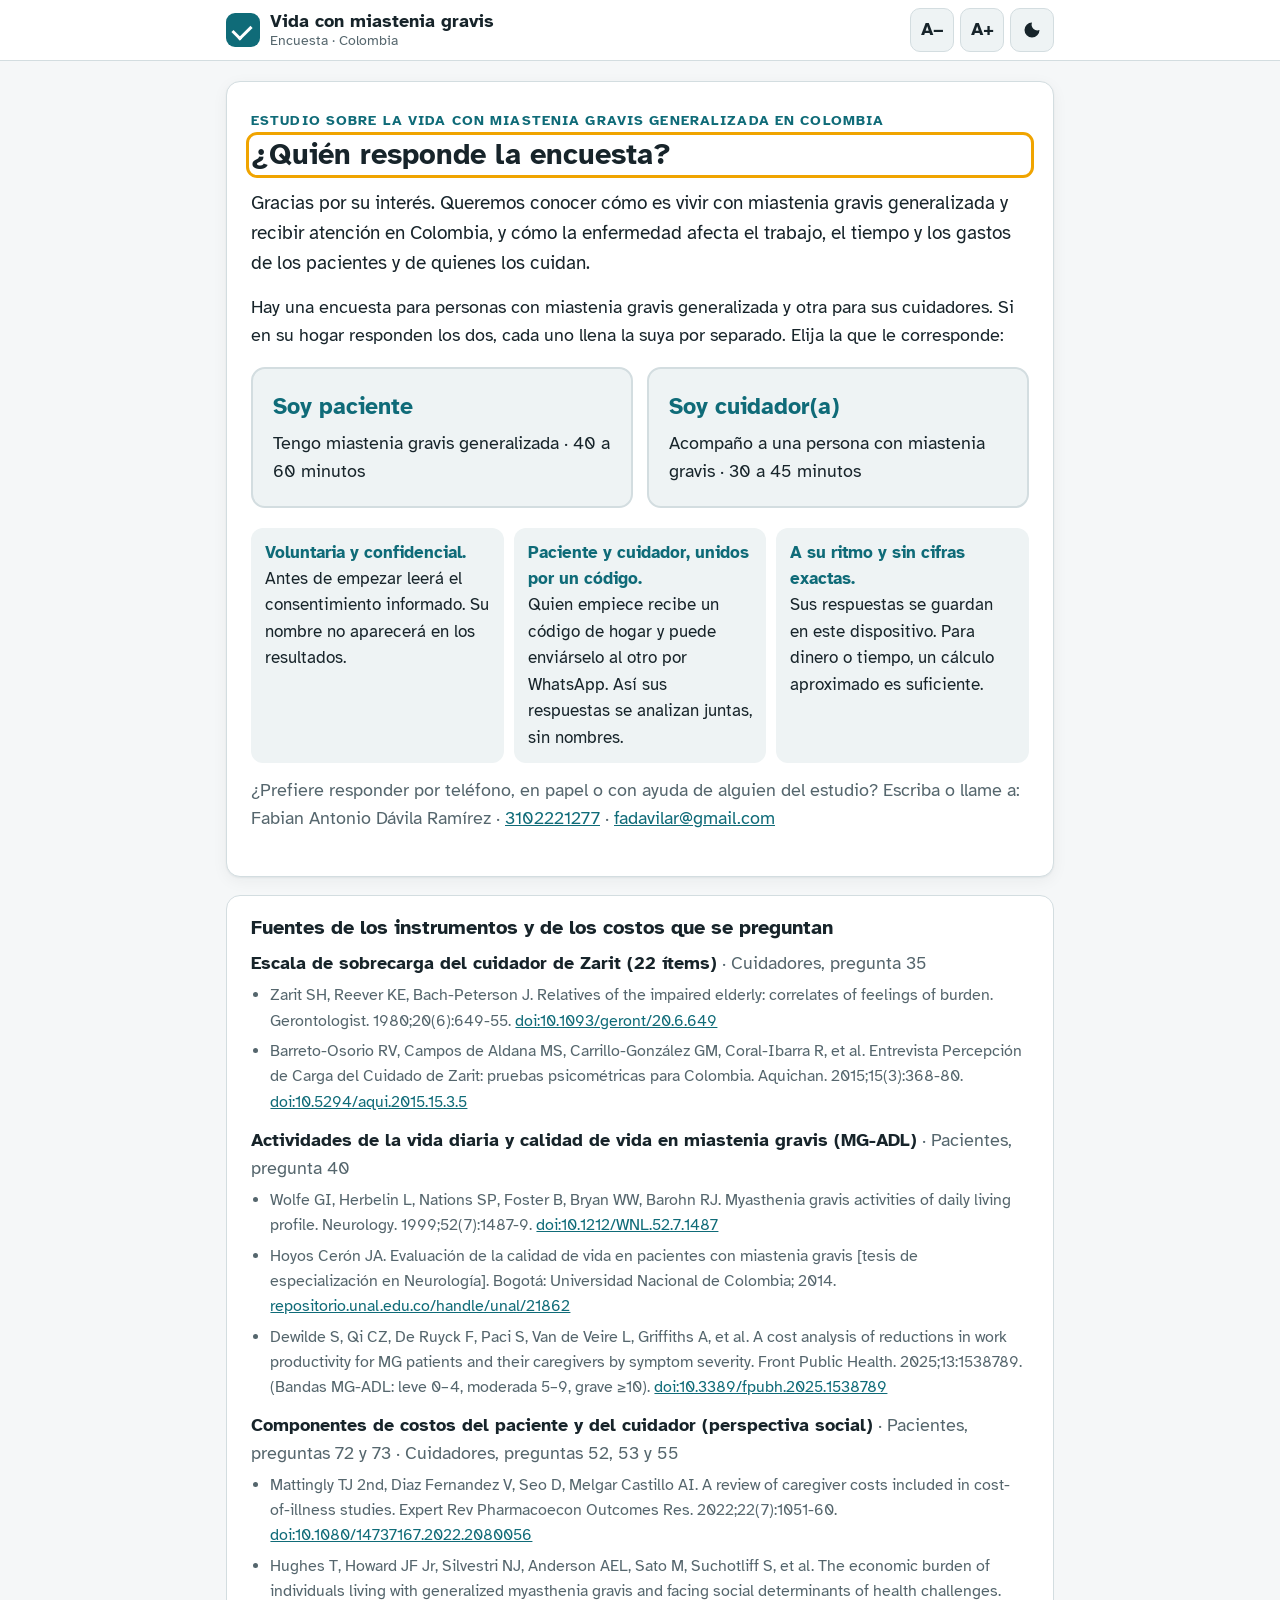
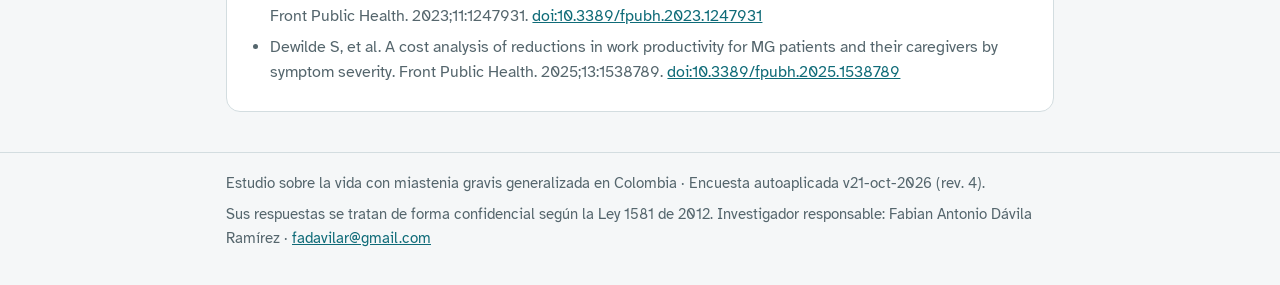
<file: index.html>
<!doctype html>
<html lang="es">
<head>
  <meta charset="utf-8">
  <meta name="viewport" content="width=device-width, initial-scale=1">
  <title>Encuesta gMG Colombia</title>
  <meta name="description" content="Encuesta autoaplicada para personas con miastenia gravis generalizada y sus cuidadores en Colombia.">
  <meta name="robots" content="noindex, nofollow">
  <link rel="icon" href="data:image/svg+xml,%3Csvg xmlns='http://www.w3.org/2000/svg' viewBox='0 0 32 32'%3E%3Crect width='32' height='32' rx='7' fill='%230f6b78'/%3E%3Cpath d='M9 17l4.5 4.5L23 11' stroke='white' stroke-width='3.2' fill='none' stroke-linecap='round' stroke-linejoin='round'/%3E%3C/svg%3E">
  <link rel="preconnect" href="https://fonts.googleapis.com">
  <link rel="preconnect" href="https://fonts.gstatic.com" crossorigin>
  <link href="https://fonts.googleapis.com/css2?family=Atkinson+Hyperlegible:ital,wght@0,400;0,700;1,400&display=swap" rel="stylesheet">
  <link rel="stylesheet" href="css/styles.css?v=8">
</head>
<body>
  <a class="skip" href="#app">Ir al contenido</a>
  <header class="topbar">
    <div class="wrap topbar-in">
      <a class="brand" href="./" aria-label="Inicio de la encuesta">
        <span class="logo" aria-hidden="true"></span>
        <span class="brand-text">Vida con miastenia gravis<small>Encuesta · Colombia</small></span>
      </a>
      <div class="tools" role="group" aria-label="Opciones de lectura">
        <button type="button" id="btn-font-down" aria-label="Letra más pequeña">A−</button>
        <button type="button" id="btn-font-up" aria-label="Letra más grande">A+</button>
        <button type="button" id="btn-theme" aria-label="Cambiar entre modo claro y oscuro">
          <svg viewBox="0 0 24 24" width="20" height="20" aria-hidden="true"><path fill="currentColor" d="M12 3a9 9 0 1 0 9 9 7 7 0 0 1-9-9z"/></svg>
        </button>
      </div>
    </div>
  </header>

  <main id="app" class="wrap" tabindex="-1">
    <noscript><p class="callout">Para responder la encuesta necesita activar JavaScript en su navegador.</p></noscript>
  </main>

  <footer class="footer">
    <div class="wrap">
      <p id="emergency" class="emergency" hidden><strong>Importante:</strong> si mientras responde siente que aumenta la debilidad o le cuesta respirar o tragar, deje la encuesta y busque atención de urgencias.</p>
      <p>Estudio sobre la vida con miastenia gravis generalizada en Colombia · Encuesta autoaplicada v21-oct-2026 (rev. 4).</p>
      <p>Sus respuestas se tratan de forma confidencial según la Ley 1581 de 2012. Investigador responsable: Fabian Antonio Dávila Ramírez · <a href="mailto:fadavilar@gmail.com">fadavilar@gmail.com</a></p>
    </div>
  </footer>

  <script src="js/config.js?v=8"></script>
  <script src="js/encuestas.js?v=8"></script>
  <script src="js/app.js?v=8"></script>
</body>
</html>
</file>
<file: css/styles.css>
/* Encuesta gMG Colombia — estilos */
/* Código de hogar, MG-ADL y adaptaciones (v21-oct-2026) */
.hogar { border-left: 4px solid var(--accent); margin: 0 0 18px; }
.code-big { font-size: 1.8rem; font-weight: 700; color: var(--accent); margin: .1em 0 .4em; letter-spacing: .08em; }
.share { display: flex; flex-wrap: wrap; gap: 10px; align-items: center; }
.share .btn { text-decoration: none; display: inline-flex; align-items: center; }
.hogar-otro { margin-top: 14px; }
.hogar-otro summary { cursor: pointer; font-weight: 700; color: var(--accent); min-height: 40px; display: flex; align-items: center; }
.hogar-form { display: flex; flex-wrap: wrap; gap: 10px; align-items: flex-end; }
.hogar-form .field { flex: 1 1 220px; margin: 0; }
.adl-opts { grid-template-columns: 1fr !important; clear: both; }
.adl-opts .opt { background: var(--surface); }
.score { display: inline-flex; align-items: center; justify-content: center; min-width: 1.6em; height: 1.6em; border-radius: 50%;
  background: var(--accent-soft); color: var(--accent); margin-right: 6px; font-size: .9rem; }
.invest-estado { margin-bottom: 10px; }
.invest-estado .pill { flex: 1 1 180px; }
.vinculo .field { margin-top: 0; }
/* El campo "¿Cuáles?" va debajo del título de la fila (la leyenda es flotante). */
.cost > .field { clear: both; margin: 0 0 10px; }
.hint { font-size: .85rem; color: var(--muted); font-style: italic; }
:root {
  --bg: #f5f7f8;
  --surface: #ffffff;
  --surface-2: #eef3f4;
  --text: #17242a;
  --muted: #55666d;
  --border: #d3dde0;
  --accent: #0f6b78;
  --accent-ink: #ffffff;
  --accent-soft: #dcefF1;
  --sel: #e3f2f3;
  --warn: #8a4b00;
  --warn-bg: #fff4e0;
  --danger: #a3261d;
  --ok: #1d7a46;
  --sens: #6b3fa0;
  --sens-bg: #f1eafa;
  --focus: #f0a400;
  --radius: 14px;
  --shadow: 0 1px 2px rgba(16, 40, 48, .06), 0 4px 16px rgba(16, 40, 48, .05);
  color-scheme: light;
}
@media (prefers-color-scheme: dark) {
  :root:not([data-theme="light"]) {
    --bg: #0f1719; --surface: #172327; --surface-2: #1d2c31; --text: #e8f0f2; --muted: #a2b4ba;
    --border: #2d4047; --accent: #4cc2cf; --accent-ink: #062226; --accent-soft: #163b41; --sel: #16393e;
    --warn: #ffc56b; --warn-bg: #3a2a10; --danger: #ff8a80; --ok: #6fd69b; --sens: #c9a8f0; --sens-bg: #2c2140;
    --shadow: none; color-scheme: dark;
  }
}
:root[data-theme="dark"] {
  --bg: #0f1719; --surface: #172327; --surface-2: #1d2c31; --text: #e8f0f2; --muted: #a2b4ba;
  --border: #2d4047; --accent: #4cc2cf; --accent-ink: #062226; --accent-soft: #163b41; --sel: #16393e;
  --warn: #ffc56b; --warn-bg: #3a2a10; --danger: #ff8a80; --ok: #6fd69b; --sens: #c9a8f0; --sens-bg: #2c2140;
  --shadow: none; color-scheme: dark;
}

* { box-sizing: border-box; }
html { -webkit-text-size-adjust: 100%; }
body {
  margin: 0; background: var(--bg); color: var(--text);
  font-family: "Atkinson Hyperlegible", system-ui, -apple-system, "Segoe UI", Roboto, sans-serif;
  font-size: 1rem; line-height: 1.55;
}
a { color: var(--accent); }
h2, h3, h4 { line-height: 1.25; margin: 0 0 .5em; }
h2 { font-size: 1.6rem; }
h3 { font-size: 1.1rem; margin-top: 1.4em; }
p { margin: 0 0 .8em; }
:focus-visible { outline: 3px solid var(--focus); outline-offset: 2px; border-radius: 6px; }
[hidden] { display: none !important; }
.sr-only { position: absolute; width: 1px; height: 1px; padding: 0; margin: -1px; overflow: hidden; clip: rect(0 0 0 0); white-space: nowrap; border: 0; }
.skip { position: absolute; left: -999px; top: 0; background: var(--accent); color: var(--accent-ink); padding: .5em 1em; z-index: 10; }
.skip:focus { left: 8px; }
.wrap { max-width: 860px; margin: 0 auto; padding: 0 16px; }
main.wrap { padding-top: 20px; padding-bottom: 40px; outline: none; }
.muted { color: var(--muted); }
.mono { font-family: ui-monospace, Consolas, monospace; letter-spacing: .05em; }

/* barra superior */
.topbar { background: var(--surface); border-bottom: 1px solid var(--border); position: sticky; top: 0; z-index: 5; }
.topbar-in { display: flex; align-items: center; justify-content: space-between; gap: 12px; min-height: 60px; }
.brand { display: flex; align-items: center; gap: 10px; text-decoration: none; color: var(--text); min-width: 0; }
.logo { width: 34px; height: 34px; border-radius: 9px; flex: none; background: var(--accent);
  -webkit-mask: none; position: relative; }
.logo::after { content: ""; position: absolute; left: 10px; top: 8px; width: 9px; height: 15px; border: solid var(--accent-ink); border-width: 0 3.5px 3.5px 0; transform: rotate(45deg); }
.brand-text { font-weight: 700; font-size: 1rem; line-height: 1.15; overflow: hidden; text-overflow: ellipsis; }
.brand-text small { display: block; font-weight: 400; color: var(--muted); font-size: .8rem; }
.tools { display: flex; gap: 6px; flex: none; }
.tools button { min-width: 44px; height: 44px; border-radius: 10px; border: 1px solid var(--border); background: var(--surface-2);
  color: var(--text); font: inherit; font-weight: 700; cursor: pointer; display: inline-flex; align-items: center; justify-content: center; }
.tools button:hover { border-color: var(--accent); }

/* bloques */
.eyebrow { text-transform: uppercase; letter-spacing: .08em; font-size: .78rem; font-weight: 700; color: var(--accent); margin-bottom: .4em; }
.lead { font-size: 1.08rem; }
.paper, .q, .review, .send-box, .hero { background: var(--surface); border: 1px solid var(--border); border-radius: var(--radius); box-shadow: var(--shadow); }
.paper { padding: 24px; }
.paper.center { text-align: left; }
.h-consent { margin-top: 1.4em; padding-top: 1em; border-top: 1px solid var(--border); }
.callout { background: var(--surface-2); border-radius: 12px; padding: 16px 18px; margin: 1.2em 0; }
.callout h3 { margin-top: 0; }
.callout ul { margin: .4em 0 .8em; padding-left: 1.2em; }
.callout li { margin-bottom: .35em; }
.warn-box { background: var(--warn-bg); color: var(--text); border-left: 4px solid var(--warn); }
.error { color: var(--danger); font-weight: 700; }
.static { padding: 12px 0; display: block; }

/* inicio */
.hero { padding: 28px 24px; }
.choices { display: grid; gap: 14px; margin-top: 18px; }
@media (min-width: 640px) { .choices { grid-template-columns: 1fr 1fr; } }
.choice { display: flex; flex-direction: column; gap: 4px; padding: 20px; border: 2px solid var(--border); border-radius: var(--radius);
  text-decoration: none; color: var(--text); background: var(--surface-2); min-height: 120px; }
.choice:hover { border-color: var(--accent); }
.choice strong { font-size: 1.3rem; color: var(--accent); }
.choice em { font-style: normal; font-weight: 700; color: var(--ok); margin-top: auto; }

.facts { list-style: none; padding: 0; margin: 20px 0 14px; display: grid; gap: 10px; }
@media (min-width: 640px) { .facts { grid-template-columns: repeat(3, 1fr); } }
.facts li { background: var(--surface-2); border-radius: 12px; padding: 12px 14px; font-size: .95rem; }
.facts strong { display: block; color: var(--accent); }
.sources { margin-top: 18px; padding: 20px 24px; background: var(--surface); border: 1px solid var(--border); border-radius: var(--radius); }
.sources h3 { margin-top: 0; }
.source + .source { margin-top: 12px; }
.source p { margin-bottom: .3em; }
.sources ul, .fuente ul { margin: 0; padding-left: 1.2em; font-size: .9rem; color: var(--muted); }
.sources li, .fuente li { margin-bottom: .35em; overflow-wrap: anywhere; }
.fuente { margin-top: 12px; font-size: .9rem; }
.fuente summary { cursor: pointer; color: var(--accent); font-weight: 700; min-height: 36px; display: flex; align-items: center; }
.fuente ul { margin-top: 6px; }

/* progreso */
.progress { margin-bottom: 18px; }
.progress-top { display: flex; justify-content: space-between; gap: 10px; font-weight: 700; font-size: .95rem; flex-wrap: wrap; }
.saved { font-weight: 400; color: var(--muted); font-size: .85rem; }
.bar { height: 8px; border-radius: 99px; background: var(--surface-2); border: 1px solid var(--border); overflow: hidden; margin: 6px 0 10px; }
.bar span { display: block; height: 100%; background: var(--accent); transition: width .3s; }
.steps { list-style: none; display: flex; flex-wrap: wrap; gap: 6px; padding: 0; margin: 0; }
.steps button { width: 40px; height: 40px; border-radius: 50%; border: 1px solid var(--border); background: var(--surface); color: var(--text);
  font: inherit; font-weight: 700; cursor: pointer; }
.steps button.current { background: var(--accent); color: var(--accent-ink); border-color: var(--accent); }

.part-head { margin: 8px 0 18px; }

/* preguntas */
.questions { display: grid; gap: 16px; }
.q { padding: 20px; scroll-margin-top: 80px; border-left: 5px solid var(--border); }
.q.is-answered { border-left-color: var(--accent); }
.q.flash { animation: flash 1.6s ease-out; }
@keyframes flash { 0% { box-shadow: 0 0 0 4px var(--focus); } 100% { box-shadow: var(--shadow); } }
.q-head { display: flex; gap: 12px; align-items: flex-start; }
.q-num { flex: none; min-width: 2.1em; height: 2.1em; border-radius: 50%; background: var(--accent-soft); color: var(--accent);
  font-weight: 700; display: inline-flex; align-items: center; justify-content: center; font-size: .95rem; }
.q-text { font-size: 1.12rem; margin: .2em 0 .5em; }
.q-note { color: var(--muted); font-size: .95rem; margin-top: -.2em; }
.badge-sens { display: inline-block; background: var(--sens-bg); color: var(--sens); font-weight: 700; font-size: .82rem;
  padding: 3px 10px; border-radius: 99px; margin: 0 0 .6em; }
.badge-sens.inline { margin: 0; }
.item + .item { margin-top: 14px; }
.item-label { font-weight: 700; margin-bottom: 8px; padding: 0; }
.jump { font-style: normal; color: var(--muted); font-size: .88rem; white-space: nowrap; }

fieldset { border: 0; margin: 0; padding: 0; min-width: 0; }
.opts { display: grid; gap: 8px; }
@media (min-width: 700px) { .opts { grid-template-columns: 1fr 1fr; } .opts > legend { grid-column: 1 / -1; } }
.opt { display: flex; align-items: flex-start; gap: 12px; padding: 12px 14px; border: 1.5px solid var(--border); border-radius: 12px;
  cursor: pointer; background: var(--surface); min-height: 52px; }
.opt:hover { border-color: var(--accent); }
.opt:has(input:checked) { border-color: var(--accent); background: var(--sel); }
.opt input { width: 24px; height: 24px; margin: 1px 0 0; accent-color: var(--accent); flex: none; }
.opt.accept { margin-top: 16px; }

.fields { display: grid; gap: 12px; }
@media (min-width: 640px) { .fields { grid-template-columns: 1fr 1fr; } }
.field { display: flex; flex-direction: column; gap: 6px; margin-top: 10px; }
.fields .field { margin-top: 0; }
.f-label { font-weight: 700; font-size: .95rem; }
.f-input { display: flex; align-items: center; gap: 8px; }
.unit { color: var(--muted); font-size: .9rem; white-space: nowrap; }
input[type=text], select, textarea {
  font: inherit; color: var(--text); background: var(--surface); border: 1.5px solid var(--border); border-radius: 10px;
  padding: 11px 12px; width: 100%; min-height: 48px;
}
.num input { max-width: 14em; }
input:focus, select:focus, textarea:focus { border-color: var(--accent); }
textarea { resize: vertical; min-height: 120px; }
.warn { color: var(--warn); font-size: .88rem; }

/* matrices */
.grid { display: grid; gap: 10px; }
.grow { padding: 12px 14px; border: 1px solid var(--border); border-radius: 12px; background: var(--surface-2); }
.grow:has(input:checked) { border-color: var(--accent); }
.grow > legend { float: left; width: 100%; font-weight: 700; margin-bottom: 8px; padding: 0; }
.pills { clear: both; display: flex; flex-wrap: wrap; gap: 8px; }
.pill { position: relative; cursor: pointer; flex: 1 1 auto; }
.pill input { position: absolute; opacity: 0; inset: 0; width: 100%; height: 100%; margin: 0; cursor: pointer; }
.pill span { display: flex; align-items: center; justify-content: center; text-align: center; min-height: 44px; padding: 8px 12px;
  border: 1.5px solid var(--border); border-radius: 10px; background: var(--surface); font-size: .95rem; height: 100%; }
.pill input:checked + span { background: var(--accent); color: var(--accent-ink); border-color: var(--accent); font-weight: 700; }
.pill input:focus-visible + span { outline: 3px solid var(--focus); outline-offset: 2px; }
.grid-compact .pill { flex: 1 1 0; }
.decision { margin-top: 8px; }
.decision .pill { flex: 0 1 120px; }

/* gastos */
.costs { display: grid; gap: 10px; }
.cost-group { margin: 12px 0 2px; color: var(--accent); font-size: 1rem; }
.cost { padding: 14px; border: 1px solid var(--border); border-radius: 12px; background: var(--surface-2); }
.cost > legend { float: left; width: 100%; font-weight: 700; margin-bottom: 8px; padding: 0; }
.cost-fields { clear: both; display: grid; gap: 10px; grid-template-columns: 1fr; }
@media (min-width: 640px) { .cost-fields { grid-template-columns: 1fr 1fr; } }
.cost .field { margin-top: 0; }
.cost .num input { max-width: none; }

/* botones */
.btn { font: inherit; font-weight: 700; padding: 12px 20px; min-height: 50px; border-radius: 12px; border: 1.5px solid var(--border);
  background: var(--surface); color: var(--text); cursor: pointer; }
.btn:hover { border-color: var(--accent); }
.btn.primary { background: var(--accent); color: var(--accent-ink); border-color: var(--accent); }
.btn.primary:hover { filter: brightness(1.08); }
.btn.big { width: 100%; font-size: 1.15rem; min-height: 58px; }
.btn:disabled { opacity: .6; cursor: progress; }
.link-btn { background: none; border: 0; color: var(--muted); text-decoration: underline; font: inherit; font-size: .88rem; cursor: pointer;
  padding: 8px 0 0; min-height: 36px; }
.link-btn:hover { color: var(--accent); }
.nav { display: flex; justify-content: space-between; gap: 12px; margin-top: 22px; flex-wrap: wrap; }
.nav .btn.primary { margin-left: auto; }
.restart { margin-top: 18px; text-align: right; }

/* revisión */
.review { list-style: none; padding: 6px 18px; margin: 0 0 16px; }
.rev-part { padding: 14px 0; border-bottom: 1px solid var(--border); }
.rev-part:last-child { border-bottom: 0; }
.rev-head { display: flex; justify-content: space-between; gap: 10px; flex-wrap: wrap; margin-bottom: 8px; }
.chips { display: flex; flex-wrap: wrap; gap: 6px; }
.chip { font: inherit; font-weight: 700; min-width: 44px; height: 40px; border-radius: 99px; border: 1.5px solid var(--warn);
  background: var(--warn-bg); color: var(--text); cursor: pointer; padding: 0 10px; }
.ok { color: var(--ok); font-weight: 700; }
.send-box { padding: 20px; }
.hp { position: absolute; left: -9999px; width: 1px; height: 1px; overflow: hidden; }

/* pie */
.footer { border-top: 1px solid var(--border); color: var(--muted); font-size: .85rem; padding: 18px 0 28px; }
.footer p { margin: 0 0 .5em; }
.emergency { background: var(--warn-bg); color: var(--text); border-radius: 10px; padding: 10px 14px; }

@media (max-width: 520px) {
  h2 { font-size: 1.35rem; }
  .paper, .hero { padding: 18px 16px; }
  .q { padding: 16px 14px; }
  .brand-text small { display: none; }
  .nav .btn { flex: 1 1 100%; }
  .grid:not(.grid-compact):not(.decision) .pill { flex: 1 1 100%; }
  .grid:not(.grid-compact):not(.decision) .pill span { justify-content: flex-start; text-align: left; }
}
@media print {
  .topbar, .tools, .nav, .link-btn, .steps, .footer { display: none !important; }
  .q { break-inside: avoid; box-shadow: none; }
}
</file>
